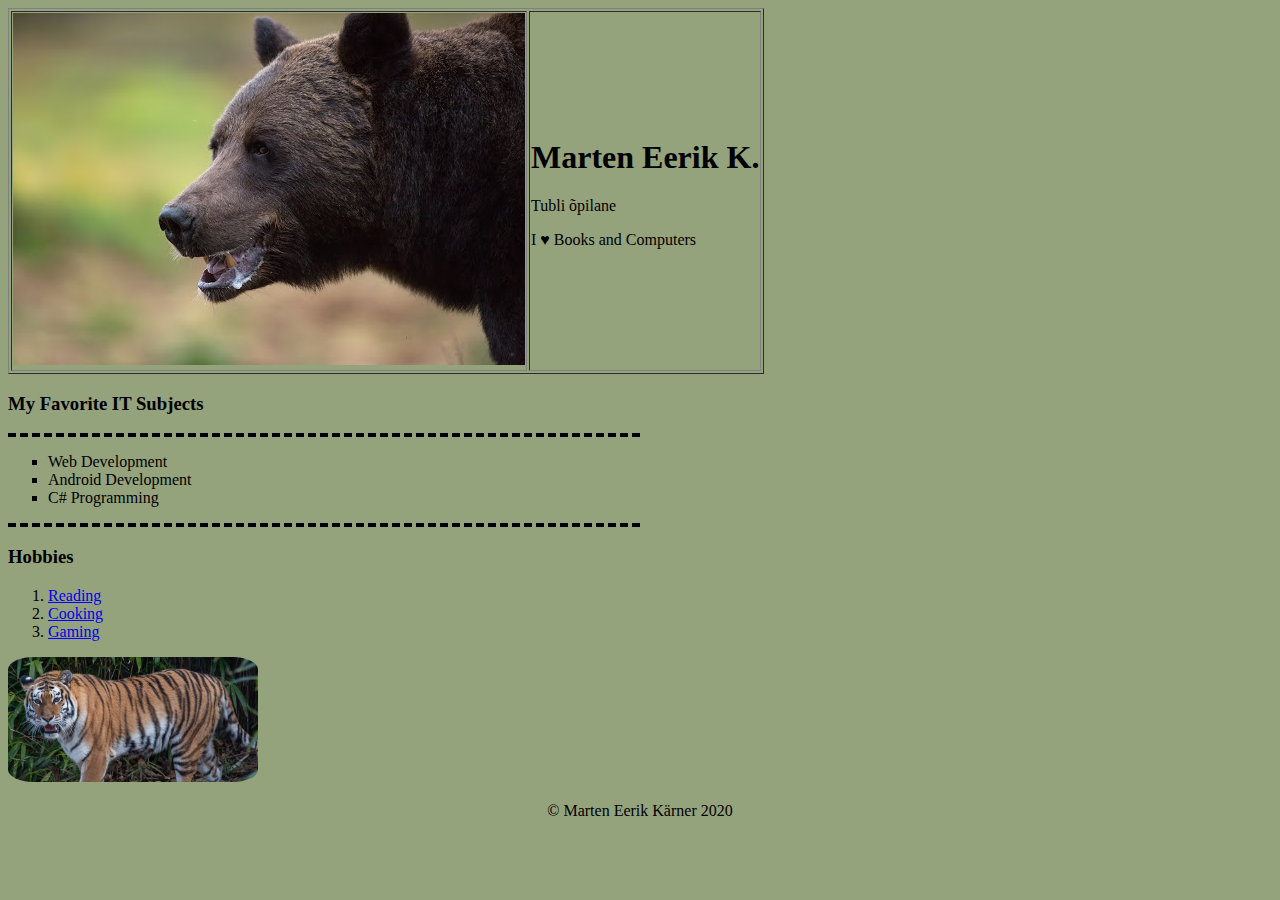
<file: index.html>
<!DOCTYPE html>
<html lang="en">
<head>
    <meta charset="UTF-8">
    <meta name="viewport" content="width=device-width, initial-scale=1.0">
    <meta http-equiv="X-UA-Compatible" content="ie=edge">
    <link rel="stylesheet" href="css/style.css">

    <title>My First Page</title>
</head>
<body>

<table border="1">
     <!-- tr - table row-->
    <tr>
     <!--td - table datacells-->
     <td><img src="images/karu.jpg" /></td>    
      <td>
       <h1> Marten Eerik K.</h1>
       <p> Tubli õpilane</p>
       <p>I &#9829 Books and Computers</p>
      </td>
    </tr>
</table>

<h3>My Favorite IT Subjects</h3>
<!-- ul - unordered-->
<hr>
<ul>
    <!--li - list item-->
    <li> Web Development </li>
    <li>Android Development</li>    
    <li>C# Programming</li>
</ul>
<hr>
<h3>Hobbies</h3>
<!--ol - ordered list-->
<ol>
    <li><a href="reading.html" target="blank">Reading</a></li>
    <li><a href="cooking.html" target="blank">Cooking</a></li>
    <li><a href="gaming.html" target="blank">Gaming</a></li>
</ol>
<img class="big-cats" src="images/tiger.jpg" style="width: 250px">
<footer style="text-align:center">
    <p>© Marten Eerik Kärner 2020</p>
</footer>

    
</body>
</html>
</file>
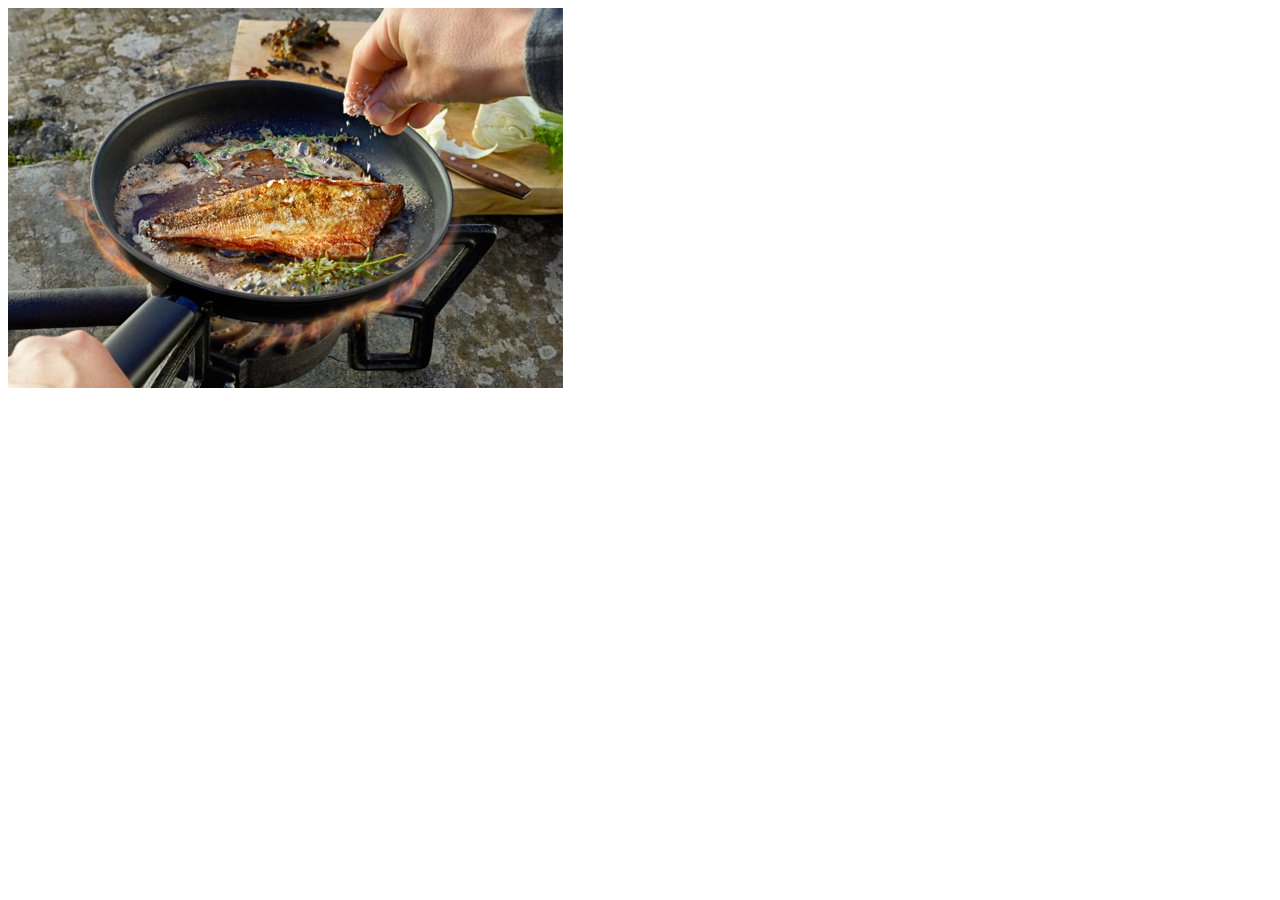
<file: cooking.html>
<!DOCTYPE html>
<html lang="en">
<head>
    <meta charset="UTF-8">
    <meta name="viewport" content="width=device-width, initial-scale=1.0">
    <meta http-equiv="X-UA-Compatible" content="ie=edge">
    <title>Document</title>
</head>
<body>
    <img src="images/cooking.jpg">
</body>
</html>
</file>
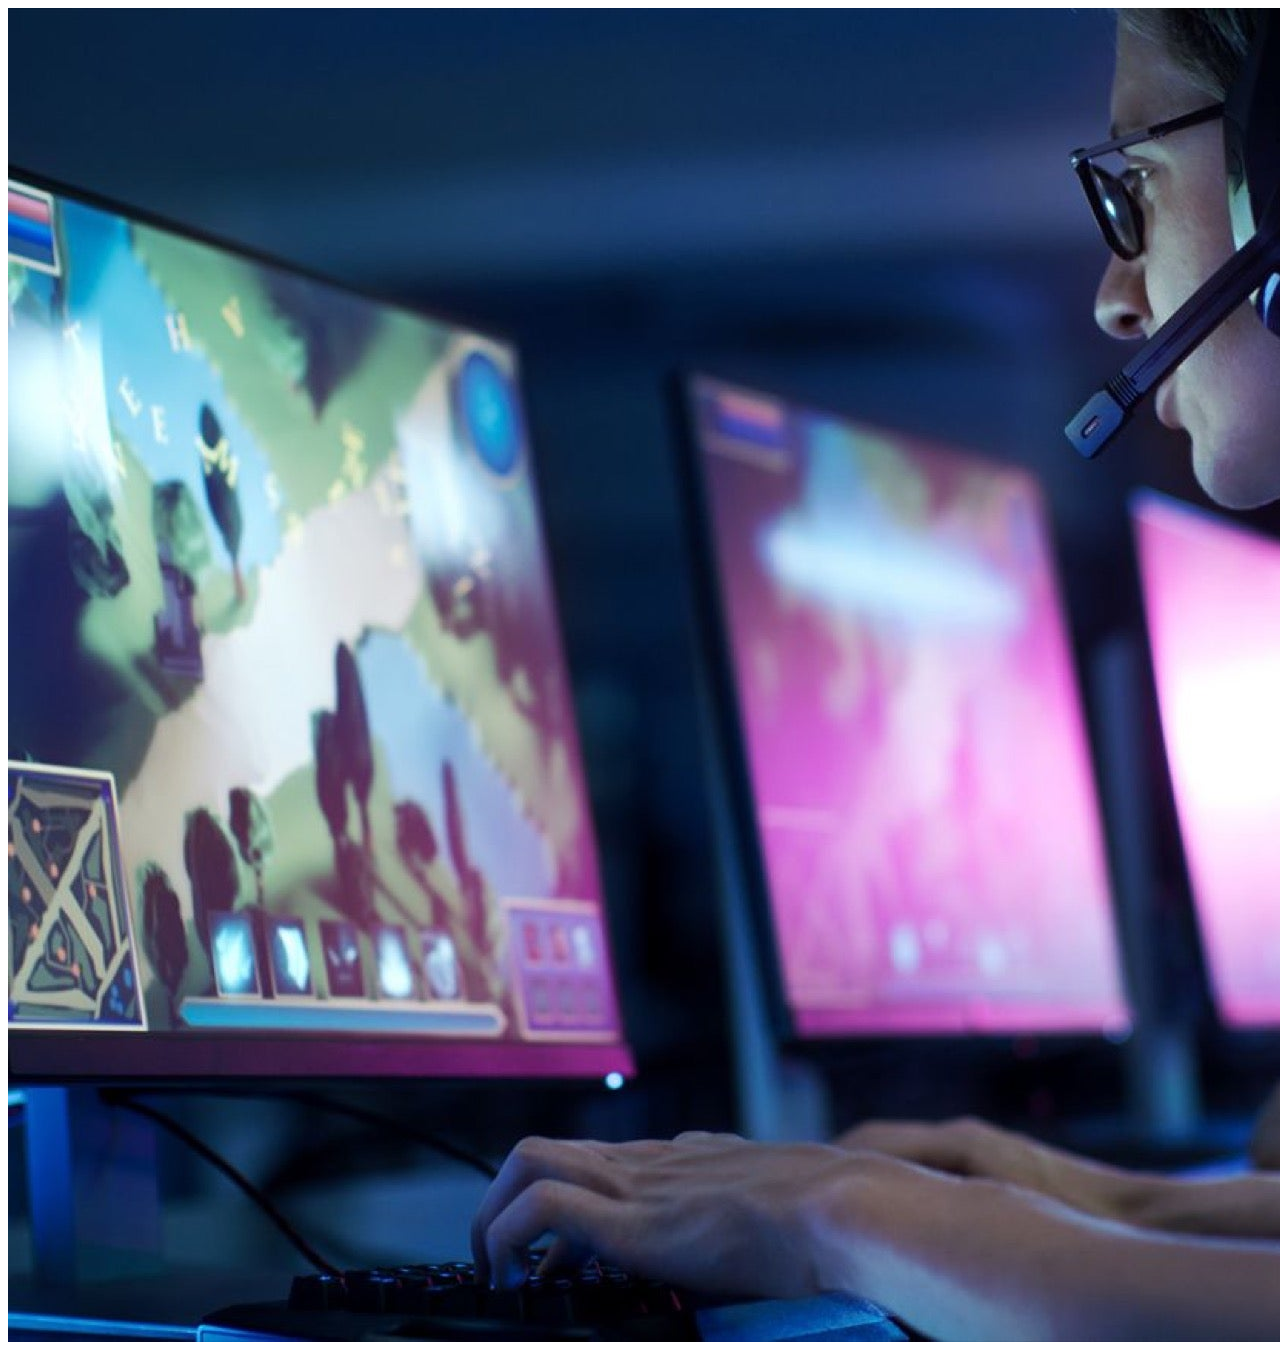
<file: gaming.html>
<!DOCTYPE html>
<html lang="en">
<head>
    <meta charset="UTF-8">
    <meta name="viewport" content="width=device-width, initial-scale=1.0">
    <meta http-equiv="X-UA-Compatible" content="ie=edge">
    <title>Document</title>
</head>
<body>
    <img src="images/gaming.jpg">
</body>
</html>
</file>
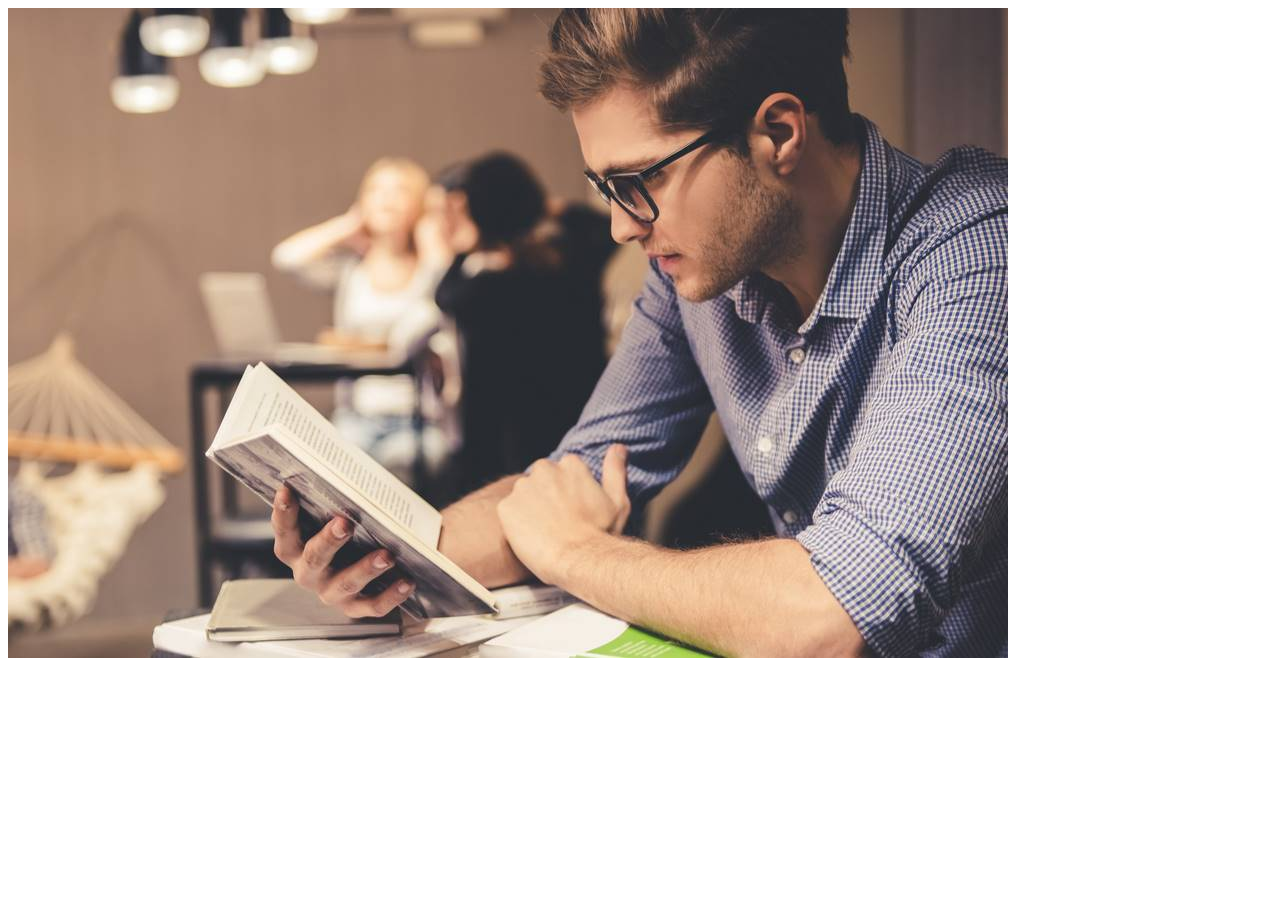
<file: reading.html>
<!DOCTYPE html>
<html lang="en">
<head>
    <meta charset="UTF-8">
    <meta name="viewport" content="width=device-width, initial-scale=1.0">
    <meta http-equiv="X-UA-Compatible" content="ie=edge">
    <title>Document</title>
</head>
<body>
    <img src="images/reading.jpg">
</body>
</html>
</file>
<file: css/style.css>
body {
    background-color: rgba(85, 107, 47, 0.623)
}

ul {
    list-style-type: square;
}

img.big-cats {
    border-radius: 10%;
}
hr {
    width:50%;text-align:left;margin-left:0;
    border-style: dashed none none;
    border-width: 0.3rem;
    border-color: black
}
</file>
